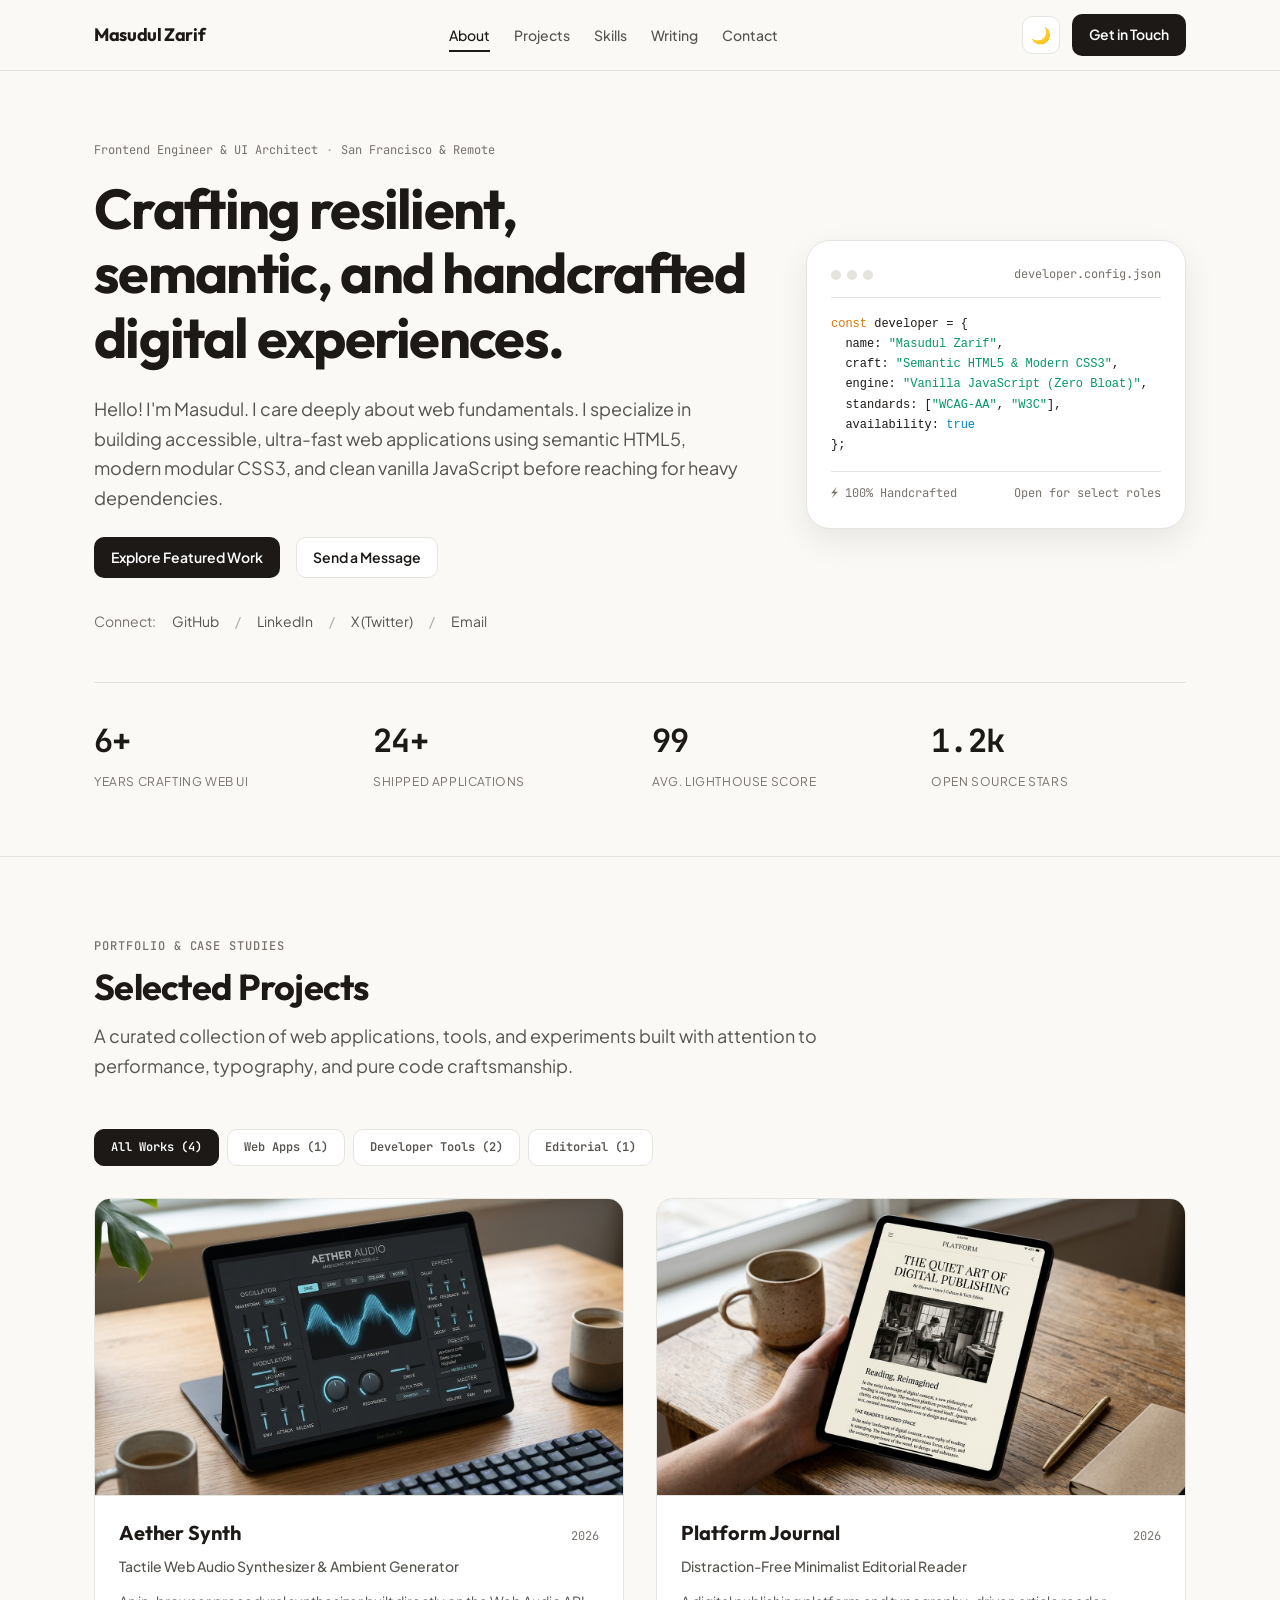
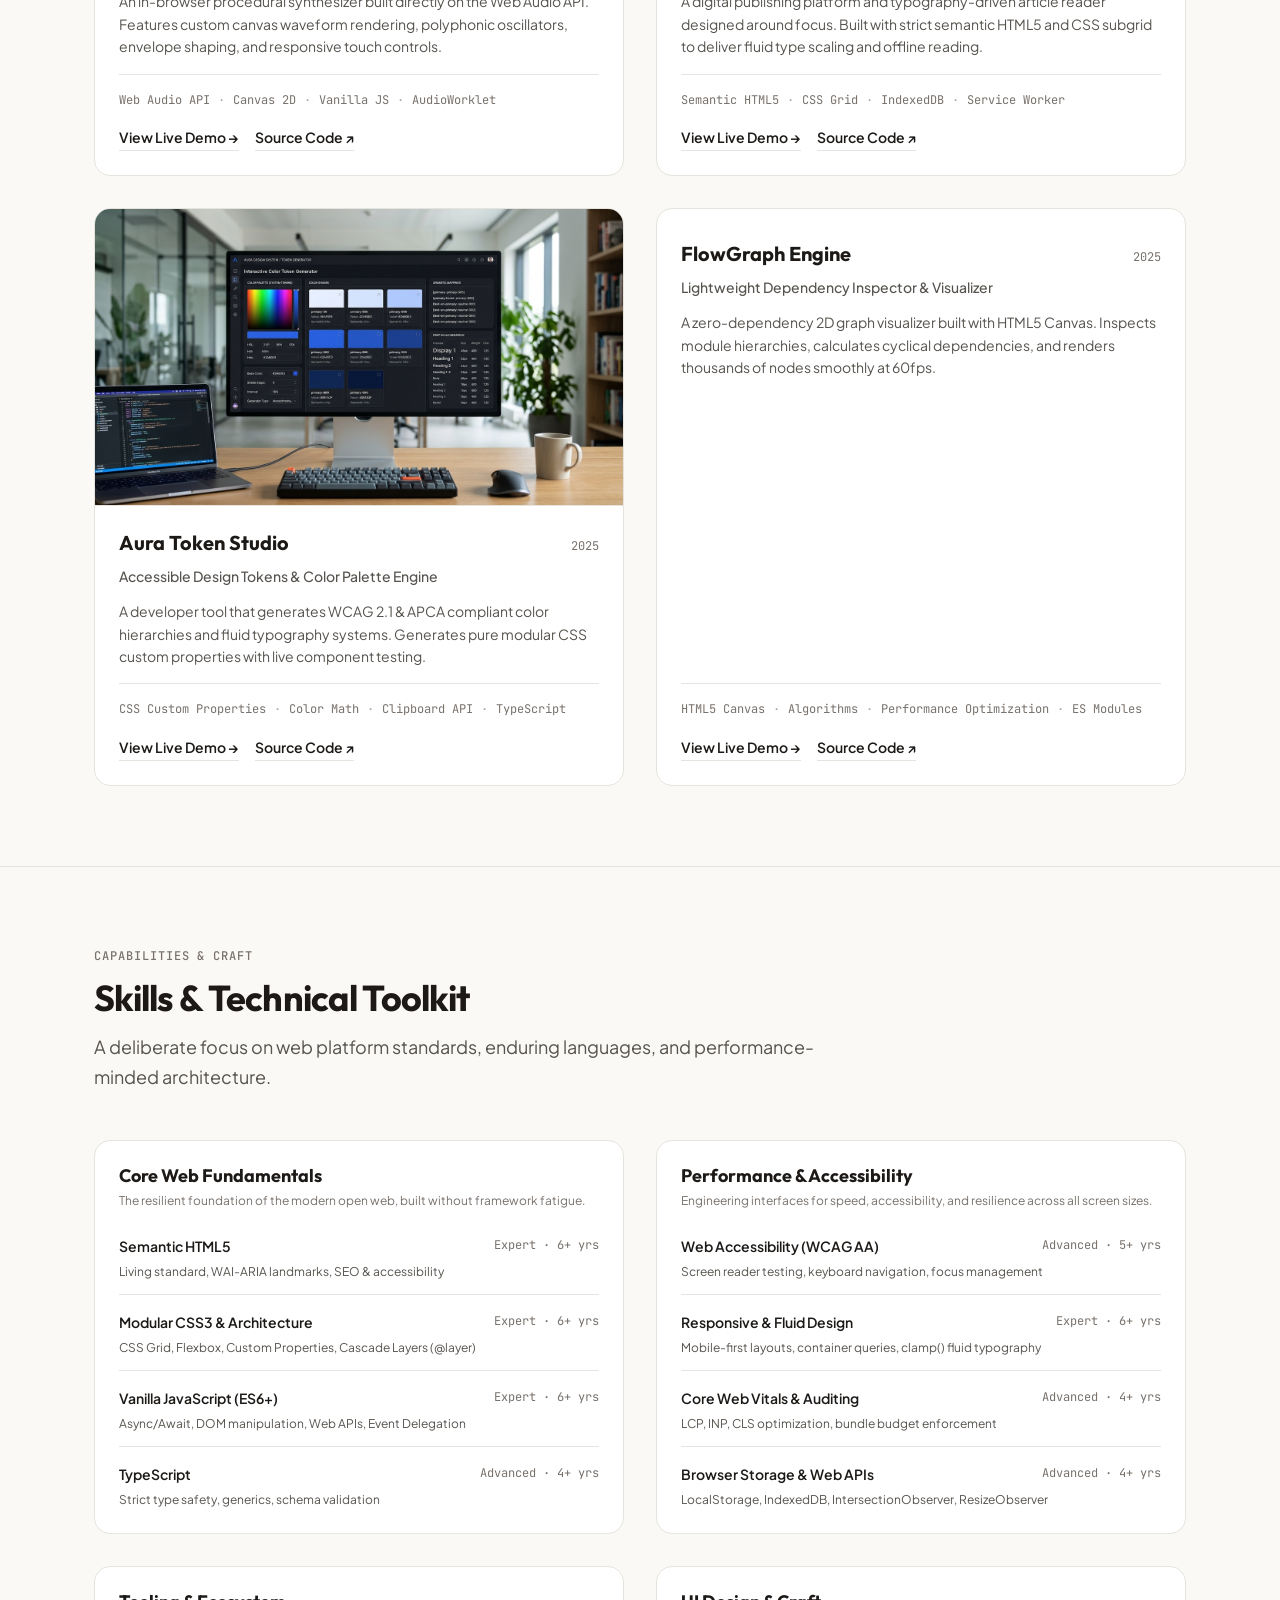
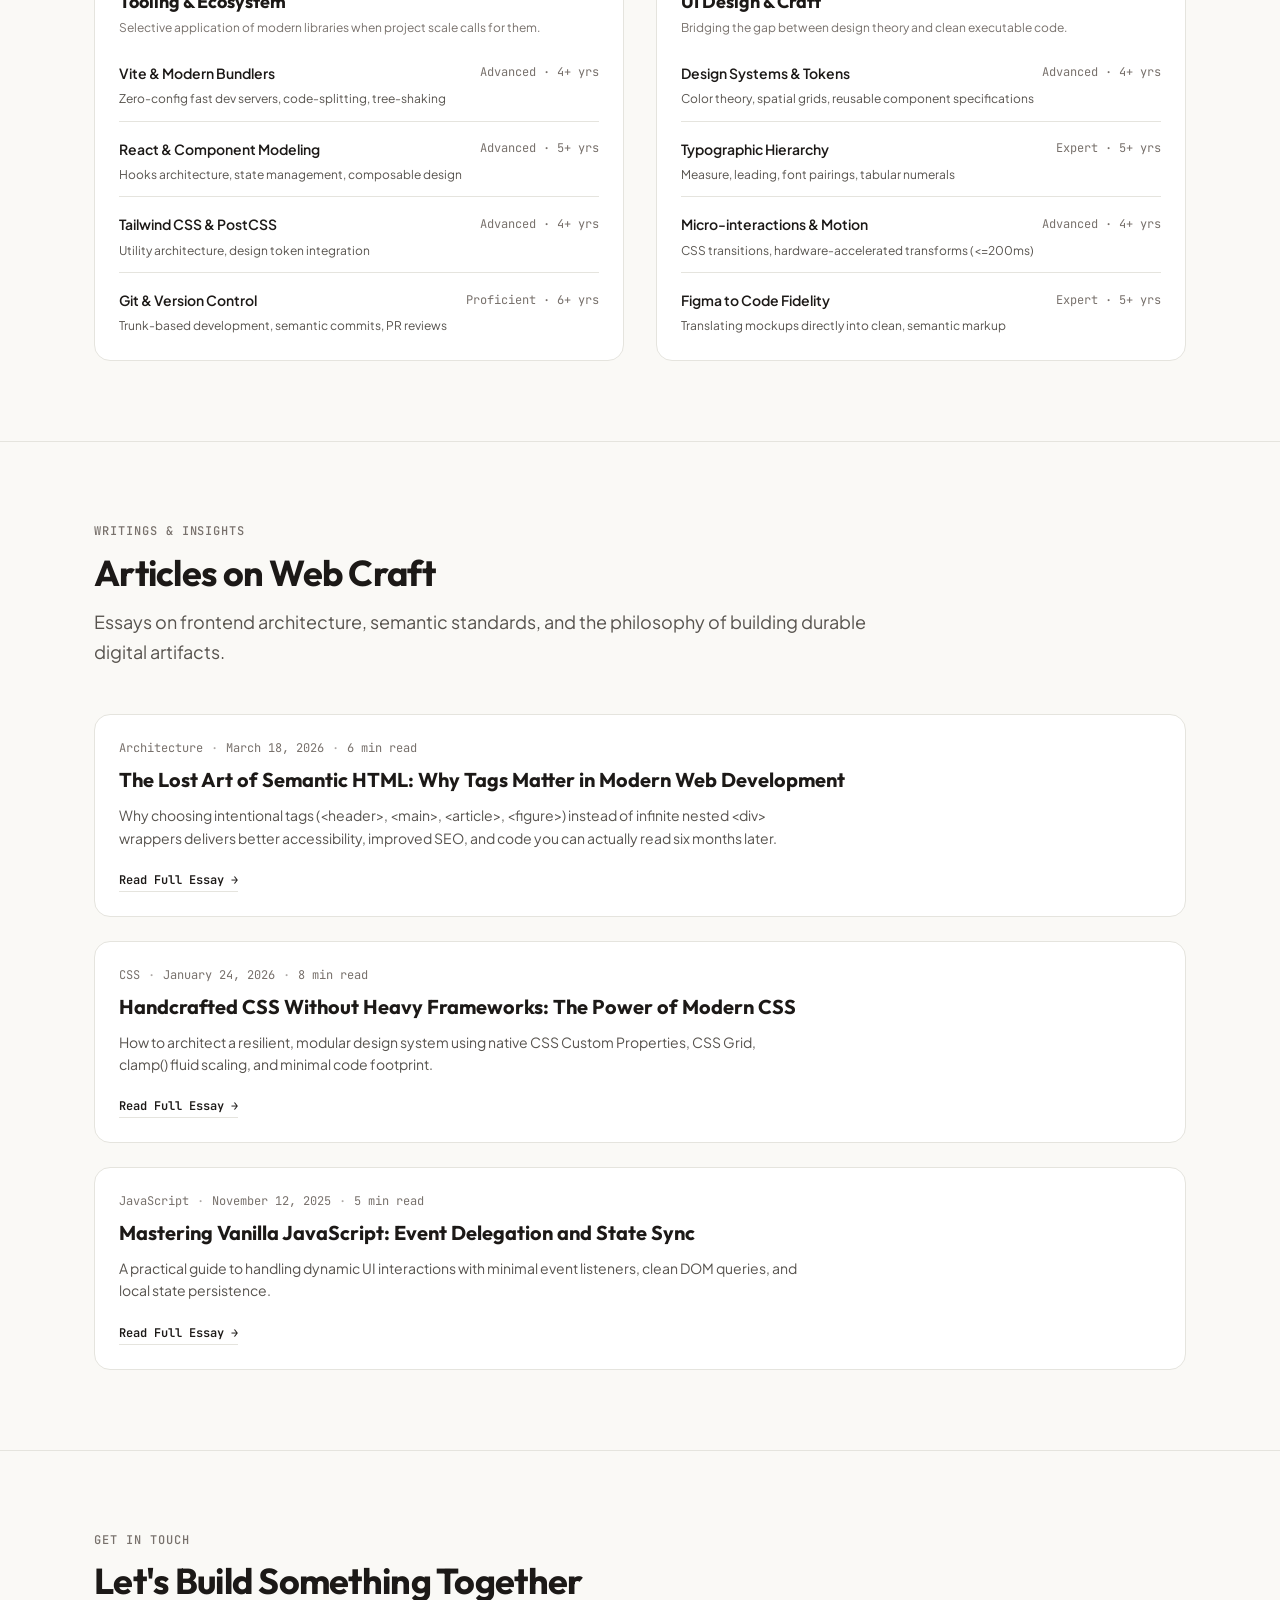
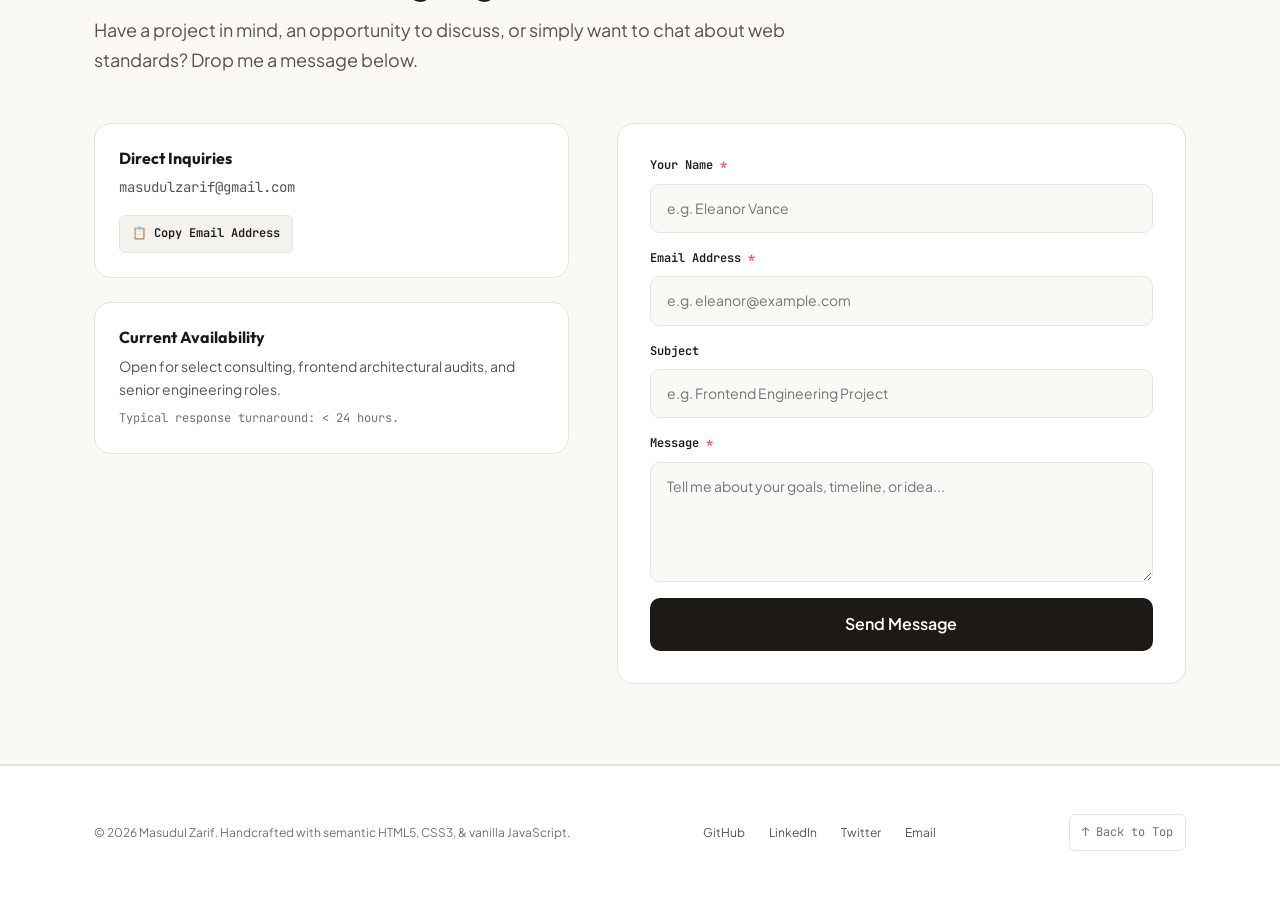
<file: public/vanilla/index.html>
<!DOCTYPE html>
<html lang="en">
<head>
  <!-- ====================================================================
       METADATA & HEAD CONFIGURATION
       ==================================================================== -->
  <meta charset="UTF-8">
  <meta name="viewport" content="width=device-width, initial-scale=1.0">
  <title>Masudul Zarif - Personal Portfolio & UI Architect</title>
  <meta name="description" content="Personal portfolio of Masudul Zarif: Frontend Engineer & UI Architect specializing in semantic HTML5, modern CSS3, and vanilla JavaScript.">

  <!-- Google Fonts: Outfit (Display), Plus Jakarta Sans (Body), JetBrains Mono (Code/Numbers) -->
  <link rel="preconnect" href="https://fonts.googleapis.com">
  <link rel="preconnect" href="https://fonts.gstatic.com" crossorigin>
  <link href="https://fonts.googleapis.com/css2?family=JetBrains+Mono:wght@400;500;600&family=Outfit:wght@500;600;700&family=Plus+Jakarta+Sans:wght@400;500;600&display=swap" rel="stylesheet">

  <!-- Handcrafted Modular Stylesheet -->
  <link rel="stylesheet" href="./style.css">
</head>
<body>

  <!-- ====================================================================
       1. SITE HEADER (3-Zone Top Bar Contract)
       Zone 1: Brand Wordmark (Single element)
       Zone 2: Semantic Navigation Links (Single line, text with underline)
       Zone 3: Actions (Theme Toggle & Primary Action)
       ==================================================================== -->
  <header class="site-header">
    <div class="container header-inner">
      <!-- Zone 1: Single Wordmark Element -->
      <a href="#hero" class="brand-wordmark">Masudul Zarif</a>

      <!-- Zone 2: Navigation Links -->
      <nav aria-label="Primary site navigation">
        <ul class="nav-links">
          <li><a href="#hero" class="nav-link active">About</a></li>
          <li><a href="#projects" class="nav-link">Projects</a></li>
          <li><a href="#skills" class="nav-link">Skills</a></li>
          <li><a href="#writing" class="nav-link">Writing</a></li>
          <li><a href="#contact" class="nav-link">Contact</a></li>
        </ul>
      </nav>

      <!-- Zone 3: Actions -->
      <div class="header-actions">
        <!-- Dark/Light Mode Switcher -->
        <button id="theme-toggle-btn" class="theme-toggle-btn" aria-label="Toggle dark/light mode" title="Toggle theme">
          🌙
        </button>
        <!-- Primary Action -->
        <a href="#contact" class="btn-primary">Get in Touch</a>
        <!-- Mobile Menu Hamburger Button -->
        <button id="mobile-menu-btn" class="mobile-menu-btn" aria-label="Toggle navigation menu" aria-expanded="false">
          ☰
        </button>
      </div>
    </div>

    <!-- Mobile Navigation Drawer (Hidden by default, toggled via JavaScript) -->
    <div id="mobile-nav-drawer" class="mobile-nav-drawer" style="display: none;">
      <a href="#hero" class="nav-link">About</a>
      <a href="#projects" class="nav-link">Projects</a>
      <a href="#skills" class="nav-link">Skills</a>
      <a href="#writing" class="nav-link">Writing</a>
      <a href="#contact" class="nav-link">Contact</a>
    </div>
  </header>

  <!-- ====================================================================
       MAIN CONTENT WRAPPER
       ==================================================================== -->
  <main id="main-content">

    <!-- ==================================================================
         SECTION 1: HERO (Introduction, Bio, Visual, Stats)
         ================================================================== -->
    <section id="hero" class="hero-section" aria-labelledby="hero-title">
      <div class="container">
        <div class="hero-grid">
          <!-- Left Column: Typographic Hierarchy -->
          <div class="hero-copy-col">
            <div class="hero-kicker">
              <span>Frontend Engineer & UI Architect</span>
              <span class="meta-dot">·</span>
              <span>San Francisco & Remote</span>
            </div>
            
            <h1 id="hero-title" class="hero-title">
              Crafting resilient, semantic, and handcrafted digital experiences.
            </h1>

            <p class="hero-bio">
              Hello! I'm Masudul. I care deeply about web fundamentals. I specialize in building accessible, ultra-fast web applications using semantic HTML5, modern modular CSS3, and clean vanilla JavaScript before reaching for heavy dependencies.
            </p>

            <div class="hero-actions">
              <a href="#projects" class="btn-primary">Explore Featured Work</a>
              <a href="#contact" class="btn-secondary">Send a Message</a>
            </div>

            <!-- Social Links -->
            <div class="hero-socials">
              <span>Connect:</span>
              <a href="https://github.com" target="_blank" rel="noopener noreferrer" class="hero-social-link">GitHub</a>
              <span class="meta-dot">/</span>
              <a href="https://linkedin.com" target="_blank" rel="noopener noreferrer" class="hero-social-link">LinkedIn</a>
              <span class="meta-dot">/</span>
              <a href="https://x.com" target="_blank" rel="noopener noreferrer" class="hero-social-link">X (Twitter)</a>
              <span class="meta-dot">/</span>
              <a href="mailto:masudulzarif@gmail.com" class="hero-social-link">Email</a>
            </div>
          </div>

          <!-- Right Column: Architecture & Manifesto Card (No Photo) -->
          <div class="hero-visual-col">
            <div class="hero-code-card">
              <div class="code-card-header">
                <div class="code-dots" aria-hidden="true">
                  <span></span><span></span><span></span>
                </div>
                <span class="code-filename">developer.config.json</span>
              </div>
              <pre class="code-card-body"><code><span class="code-keyword">const</span> developer = {
  name: <span class="code-string">"Masudul Zarif"</span>,
  craft: <span class="code-string">"Semantic HTML5 & Modern CSS3"</span>,
  engine: <span class="code-string">"Vanilla JavaScript (Zero Bloat)"</span>,
  standards: [<span class="code-string">"WCAG-AA"</span>, <span class="code-string">"W3C"</span>],
  availability: <span class="code-boolean">true</span>
};</code></pre>
              <div class="code-card-footer">
                <span>⚡ 100% Handcrafted</span>
                <span>Open for select roles</span>
              </div>
            </div>
          </div>
        </div>

        <!-- Full-Width Stats Strip Below Hero Split -->
        <div class="hero-stats-row">
          <div class="stat-item">
            <span class="stat-value">6+</span>
            <span class="stat-label">Years Crafting Web UI</span>
          </div>
          <div class="stat-item">
            <span class="stat-value">24+</span>
            <span class="stat-label">Shipped Applications</span>
          </div>
          <div class="stat-item">
            <span class="stat-value">99</span>
            <span class="stat-label">Avg. Lighthouse Score</span>
          </div>
          <div class="stat-item">
            <span class="stat-value">1.2k</span>
            <span class="stat-label">Open Source Stars</span>
          </div>
        </div>
      </div>
    </section>

    <!-- ==================================================================
         SECTION 2: FEATURED PROJECTS (Grid Layout with Filters)
         ================================================================== -->
    <section id="projects" class="section" aria-labelledby="projects-title">
      <div class="container">
        <!-- Section Header -->
        <header class="section-header">
          <p class="section-kicker">Portfolio & Case Studies</p>
          <h2 id="projects-title" class="section-title">Selected Projects</h2>
          <p class="section-desc">
            A curated collection of web applications, tools, and experiments built with attention to performance, typography, and pure code craftsmanship.
          </p>
        </header>

        <!-- Category Filter Controls (Interactive Buttons) -->
        <div id="project-filters" class="filter-bar" role="toolbar" aria-label="Filter projects by category">
          <button class="filter-btn active" data-category="all" aria-pressed="true">All Works (4)</button>
          <button class="filter-btn" data-category="web-apps" aria-pressed="false">Web Apps (1)</button>
          <button class="filter-btn" data-category="tools" aria-pressed="false">Developer Tools (2)</button>
          <button class="filter-btn" data-category="editorial" aria-pressed="false">Editorial (1)</button>
        </div>

        <!-- Projects Grid -->
        <div class="projects-grid">
          <!-- Project 1: Aether Synth -->
          <article class="project-card" data-category="web-apps">
            <div class="project-img-wrap">
              <img src="/src/assets/images/project_audio_synth_1792768932768.jpg" alt="Aether Audio synthesizer user interface preview" class="project-img" loading="lazy">
            </div>
            <div class="project-body">
              <div class="project-header-row">
                <h3 class="project-title">Aether Synth</h3>
                <span class="project-year">2026</span>
              </div>
              <p class="project-tagline">Tactile Web Audio Synthesizer & Ambient Generator</p>
              <p class="project-desc">
                An in-browser procedural synthesizer built directly on the Web Audio API. Features custom canvas waveform rendering, polyphonic oscillators, envelope shaping, and responsive touch controls.
              </p>
              <!-- Unboxed Metadata (NO PILLS) -->
              <div class="project-tags-row meta-row">
                <span>Web Audio API</span>
                <span class="meta-dot">·</span>
                <span>Canvas 2D</span>
                <span class="meta-dot">·</span>
                <span>Vanilla JS</span>
                <span class="meta-dot">·</span>
                <span>AudioWorklet</span>
              </div>
              <div class="project-links-row">
                <a href="#demo-synth" class="project-link">View Live Demo →</a>
                <a href="https://github.com" target="_blank" rel="noopener noreferrer" class="project-link">Source Code ↗</a>
              </div>
            </div>
          </article>

          <!-- Project 2: Platform Journal -->
          <article class="project-card" data-category="editorial">
            <div class="project-img-wrap">
              <img src="/src/assets/images/project_editorial_reader_1792768933138.jpg" alt="Platform Journal editorial typography reader on tablet" class="project-img" loading="lazy">
            </div>
            <div class="project-body">
              <div class="project-header-row">
                <h3 class="project-title">Platform Journal</h3>
                <span class="project-year">2026</span>
              </div>
              <p class="project-tagline">Distraction-Free Minimalist Editorial Reader</p>
              <p class="project-desc">
                A digital publishing platform and typography-driven article reader designed around focus. Built with strict semantic HTML5 and CSS subgrid to deliver fluid type scaling and offline reading.
              </p>
              <!-- Unboxed Metadata (NO PILLS) -->
              <div class="project-tags-row meta-row">
                <span>Semantic HTML5</span>
                <span class="meta-dot">·</span>
                <span>CSS Grid</span>
                <span class="meta-dot">·</span>
                <span>IndexedDB</span>
                <span class="meta-dot">·</span>
                <span>Service Worker</span>
              </div>
              <div class="project-links-row">
                <a href="#demo-reader" class="project-link">View Live Demo →</a>
                <a href="https://github.com" target="_blank" rel="noopener noreferrer" class="project-link">Source Code ↗</a>
              </div>
            </div>
          </article>

          <!-- Project 3: Aura Token Studio -->
          <article class="project-card" data-category="tools">
            <div class="project-img-wrap">
              <img src="/src/assets/images/project_design_tokens_1792768933865.jpg" alt="Aura Token Studio color palette generation interface" class="project-img" loading="lazy">
            </div>
            <div class="project-body">
              <div class="project-header-row">
                <h3 class="project-title">Aura Token Studio</h3>
                <span class="project-year">2025</span>
              </div>
              <p class="project-tagline">Accessible Design Tokens & Color Palette Engine</p>
              <p class="project-desc">
                A developer tool that generates WCAG 2.1 & APCA compliant color hierarchies and fluid typography systems. Generates pure modular CSS custom properties with live component testing.
              </p>
              <!-- Unboxed Metadata (NO PILLS) -->
              <div class="project-tags-row meta-row">
                <span>CSS Custom Properties</span>
                <span class="meta-dot">·</span>
                <span>Color Math</span>
                <span class="meta-dot">·</span>
                <span>Clipboard API</span>
                <span class="meta-dot">·</span>
                <span>TypeScript</span>
              </div>
              <div class="project-links-row">
                <a href="#demo-tokens" class="project-link">View Live Demo →</a>
                <a href="https://github.com" target="_blank" rel="noopener noreferrer" class="project-link">Source Code ↗</a>
              </div>
            </div>
          </article>

          <!-- Project 4: FlowGraph Engine -->
          <article class="project-card" data-category="tools">
            <div class="project-body" style="padding-top: var(--space-8);">
              <div class="project-header-row">
                <h3 class="project-title">FlowGraph Engine</h3>
                <span class="project-year">2025</span>
              </div>
              <p class="project-tagline">Lightweight Dependency Inspector & Visualizer</p>
              <p class="project-desc">
                A zero-dependency 2D graph visualizer built with HTML5 Canvas. Inspects module hierarchies, calculates cyclical dependencies, and renders thousands of nodes smoothly at 60fps.
              </p>
              <!-- Unboxed Metadata (NO PILLS) -->
              <div class="project-tags-row meta-row">
                <span>HTML5 Canvas</span>
                <span class="meta-dot">·</span>
                <span>Algorithms</span>
                <span class="meta-dot">·</span>
                <span>Performance Optimization</span>
                <span class="meta-dot">·</span>
                <span>ES Modules</span>
              </div>
              <div class="project-links-row">
                <a href="#demo-graph" class="project-link">View Live Demo →</a>
                <a href="https://github.com" target="_blank" rel="noopener noreferrer" class="project-link">Source Code ↗</a>
              </div>
            </div>
          </article>
        </div>
      </div>
    </section>

    <!-- ==================================================================
         SECTION 3: SKILLS & TOOLS (Categorized Breakdown)
         ================================================================== -->
    <section id="skills" class="section" aria-labelledby="skills-title">
      <div class="container">
        <!-- Section Header -->
        <header class="section-header">
          <p class="section-kicker">Capabilities & Craft</p>
          <h2 id="skills-title" class="section-title">Skills & Technical Toolkit</h2>
          <p class="section-desc">
            A deliberate focus on web platform standards, enduring languages, and performance-minded architecture.
          </p>
        </header>

        <div class="skills-grid">
          <!-- Category 1 -->
          <div class="skill-category-card">
            <h3 class="skill-cat-title">Core Web Fundamentals</h3>
            <p class="skill-cat-desc">The resilient foundation of the modern open web, built without framework fatigue.</p>
            <ul class="skills-list">
              <li class="skill-item">
                <div class="skill-item-header">
                  <span class="skill-name">Semantic HTML5</span>
                  <span class="skill-level-badge">Expert · 6+ yrs</span>
                </div>
                <span class="skill-note">Living standard, WAI-ARIA landmarks, SEO & accessibility</span>
              </li>
              <li class="skill-item">
                <div class="skill-item-header">
                  <span class="skill-name">Modular CSS3 & Architecture</span>
                  <span class="skill-level-badge">Expert · 6+ yrs</span>
                </div>
                <span class="skill-note">CSS Grid, Flexbox, Custom Properties, Cascade Layers (@layer)</span>
              </li>
              <li class="skill-item">
                <div class="skill-item-header">
                  <span class="skill-name">Vanilla JavaScript (ES6+)</span>
                  <span class="skill-level-badge">Expert · 6+ yrs</span>
                </div>
                <span class="skill-note">Async/Await, DOM manipulation, Web APIs, Event Delegation</span>
              </li>
              <li class="skill-item">
                <div class="skill-item-header">
                  <span class="skill-name">TypeScript</span>
                  <span class="skill-level-badge">Advanced · 4+ yrs</span>
                </div>
                <span class="skill-note">Strict type safety, generics, schema validation</span>
              </li>
            </ul>
          </div>

          <!-- Category 2 -->
          <div class="skill-category-card">
            <h3 class="skill-cat-title">Performance & Accessibility</h3>
            <p class="skill-cat-desc">Engineering interfaces for speed, accessibility, and resilience across all screen sizes.</p>
            <ul class="skills-list">
              <li class="skill-item">
                <div class="skill-item-header">
                  <span class="skill-name">Web Accessibility (WCAG AA)</span>
                  <span class="skill-level-badge">Advanced · 5+ yrs</span>
                </div>
                <span class="skill-note">Screen reader testing, keyboard navigation, focus management</span>
              </li>
              <li class="skill-item">
                <div class="skill-item-header">
                  <span class="skill-name">Responsive & Fluid Design</span>
                  <span class="skill-level-badge">Expert · 6+ yrs</span>
                </div>
                <span class="skill-note">Mobile-first layouts, container queries, clamp() fluid typography</span>
              </li>
              <li class="skill-item">
                <div class="skill-item-header">
                  <span class="skill-name">Core Web Vitals & Auditing</span>
                  <span class="skill-level-badge">Advanced · 4+ yrs</span>
                </div>
                <span class="skill-note">LCP, INP, CLS optimization, bundle budget enforcement</span>
              </li>
              <li class="skill-item">
                <div class="skill-item-header">
                  <span class="skill-name">Browser Storage & Web APIs</span>
                  <span class="skill-level-badge">Advanced · 4+ yrs</span>
                </div>
                <span class="skill-note">LocalStorage, IndexedDB, IntersectionObserver, ResizeObserver</span>
              </li>
            </ul>
          </div>

          <!-- Category 3 -->
          <div class="skill-category-card">
            <h3 class="skill-cat-title">Tooling & Ecosystem</h3>
            <p class="skill-cat-desc">Selective application of modern libraries when project scale calls for them.</p>
            <ul class="skills-list">
              <li class="skill-item">
                <div class="skill-item-header">
                  <span class="skill-name">Vite & Modern Bundlers</span>
                  <span class="skill-level-badge">Advanced · 4+ yrs</span>
                </div>
                <span class="skill-note">Zero-config fast dev servers, code-splitting, tree-shaking</span>
              </li>
              <li class="skill-item">
                <div class="skill-item-header">
                  <span class="skill-name">React & Component Modeling</span>
                  <span class="skill-level-badge">Advanced · 5+ yrs</span>
                </div>
                <span class="skill-note">Hooks architecture, state management, composable design</span>
              </li>
              <li class="skill-item">
                <div class="skill-item-header">
                  <span class="skill-name">Tailwind CSS & PostCSS</span>
                  <span class="skill-level-badge">Advanced · 4+ yrs</span>
                </div>
                <span class="skill-note">Utility architecture, design token integration</span>
              </li>
              <li class="skill-item">
                <div class="skill-item-header">
                  <span class="skill-name">Git & Version Control</span>
                  <span class="skill-level-badge">Proficient · 6+ yrs</span>
                </div>
                <span class="skill-note">Trunk-based development, semantic commits, PR reviews</span>
              </li>
            </ul>
          </div>

          <!-- Category 4 -->
          <div class="skill-category-card">
            <h3 class="skill-cat-title">UI Design & Craft</h3>
            <p class="skill-cat-desc">Bridging the gap between design theory and clean executable code.</p>
            <ul class="skills-list">
              <li class="skill-item">
                <div class="skill-item-header">
                  <span class="skill-name">Design Systems & Tokens</span>
                  <span class="skill-level-badge">Advanced · 4+ yrs</span>
                </div>
                <span class="skill-note">Color theory, spatial grids, reusable component specifications</span>
              </li>
              <li class="skill-item">
                <div class="skill-item-header">
                  <span class="skill-name">Typographic Hierarchy</span>
                  <span class="skill-level-badge">Expert · 5+ yrs</span>
                </div>
                <span class="skill-note">Measure, leading, font pairings, tabular numerals</span>
              </li>
              <li class="skill-item">
                <div class="skill-item-header">
                  <span class="skill-name">Micro-interactions & Motion</span>
                  <span class="skill-level-badge">Advanced · 4+ yrs</span>
                </div>
                <span class="skill-note">CSS transitions, hardware-accelerated transforms (<=200ms)</span>
              </li>
              <li class="skill-item">
                <div class="skill-item-header">
                  <span class="skill-name">Figma to Code Fidelity</span>
                  <span class="skill-level-badge">Expert · 5+ yrs</span>
                </div>
                <span class="skill-note">Translating mockups directly into clean, semantic markup</span>
              </li>
            </ul>
          </div>
        </div>
      </div>
    </section>

    <!-- ==================================================================
         SECTION 4: WRITING & ARTICLES (Editorial List)
         ================================================================== -->
    <section id="writing" class="section" aria-labelledby="writing-title">
      <div class="container">
        <!-- Section Header -->
        <header class="section-header">
          <p class="section-kicker">Writings & Insights</p>
          <h2 id="writing-title" class="section-title">Articles on Web Craft</h2>
          <p class="section-desc">
            Essays on frontend architecture, semantic standards, and the philosophy of building durable digital artifacts.
          </p>
        </header>

        <div class="articles-list">
          <!-- Article 1 -->
          <article class="article-entry" data-category="Architecture" data-date="March 18, 2026" data-readtime="6 min read">
            <div class="meta-row">
              <span>Architecture</span>
              <span class="meta-dot">·</span>
              <span>March 18, 2026</span>
              <span class="meta-dot">·</span>
              <span>6 min read</span>
            </div>
            <h3 class="article-title">The Lost Art of Semantic HTML: Why Tags Matter in Modern Web Development</h3>
            <p class="article-summary">
              Why choosing intentional tags (&lt;header&gt;, &lt;main&gt;, &lt;article&gt;, &lt;figure&gt;) instead of infinite nested &lt;div&gt; wrappers delivers better accessibility, improved SEO, and code you can actually read six months later.
            </p>
            <button class="article-read-btn" data-read-article>Read Full Essay →</button>
            <!-- Hidden full content for modal -->
            <div class="article-full-content" style="display: none;">
              <p>Over the last decade, our industry made remarkable strides in tooling, compilation pipelines, and reactive state systems. Yet, somewhere along the way, we started treating HTML as an afterthought—an indiscriminate nest of anonymous div and span elements.</p>
              <p>Semantic HTML is not merely an academic preference; it is the fundamental contract between your content and the browser. When you use an &lt;article&gt; tag, you are telling assistive technologies, search crawlers, and read-it-later utilities: 'This content represents an independent, self-contained piece of information.'</p>
              <p>Consider document outline landmarks. A screen reader user navigating with landmark shortcuts expects to hop directly between &lt;header&gt;, &lt;nav&gt;, &lt;main&gt;, and &lt;footer&gt;. When everything is a div, that user is forced into tedious linear scanning. By leaning into native elements, you get keyboard accessibility, semantic outlines, and touch affordances for free.</p>
              <p>Next time you reach for another wrapper element, pause and ask: What is this content fundamentally doing? If it's navigation, make it a &lt;nav&gt;. If it's a quote with attribution, use &lt;blockquote&gt; and &lt;cite&gt;. If it's a contact form, use &lt;form&gt; with explicit &lt;label&gt; associations. Your users—and your future self—will thank you.</p>
            </div>
          </article>

          <!-- Article 2 -->
          <article class="article-entry" data-category="CSS" data-date="January 24, 2026" data-readtime="8 min read">
            <div class="meta-row">
              <span>CSS</span>
              <span class="meta-dot">·</span>
              <span>January 24, 2026</span>
              <span class="meta-dot">·</span>
              <span>8 min read</span>
            </div>
            <h3 class="article-title">Handcrafted CSS Without Heavy Frameworks: The Power of Modern CSS</h3>
            <p class="article-summary">
              How to architect a resilient, modular design system using native CSS Custom Properties, CSS Grid, clamp() fluid scaling, and minimal code footprint.
            </p>
            <button class="article-read-btn" data-read-article>Read Full Essay →</button>
            <div class="article-full-content" style="display: none;">
              <p>For years, developers relied on heavy CSS frameworks because browsers were inconsistent and missing essential layout primitives. In 2026, the modern web platform is extraordinarily capable on its own.</p>
              <p>With CSS Custom Properties (variables), you can define a complete design token system directly in your stylesheet. Dark mode, spacing scales, and typographical rhythm can be updated in a single declaration without re-downloading kilobytes of utility classes.</p>
              <p>Fluid typography with clamp() allows your headings to smoothly scale between mobile viewports and ultra-wide desktop monitors without a single media query breakpoint. Pair that with CSS Grid auto-fit and minmax(), and your project galleries reflow naturally with zero layout shift.</p>
              <p>When you handcraft your CSS, you maintain total ownership over every byte shipped over the wire. You avoid the generic 'cookie-cutter' look, and the resulting stylesheet is simple enough for any junior developer to understand at a glance.</p>
            </div>
          </article>

          <!-- Article 3 -->
          <article class="article-entry" data-category="JavaScript" data-date="November 12, 2025" data-readtime="5 min read">
            <div class="meta-row">
              <span>JavaScript</span>
              <span class="meta-dot">·</span>
              <span>November 12, 2025</span>
              <span class="meta-dot">·</span>
              <span>5 min read</span>
            </div>
            <h3 class="article-title">Mastering Vanilla JavaScript: Event Delegation and State Sync</h3>
            <p class="article-summary">
              A practical guide to handling dynamic UI interactions with minimal event listeners, clean DOM queries, and local state persistence.
            </p>
            <button class="article-read-btn" data-read-article>Read Full Essay →</button>
            <div class="article-full-content" style="display: none;">
              <p>Before importing megabytes of runtime libraries for a personal site or interactive document, consider what native JavaScript offers out of the box.</p>
              <p>Event delegation is one of the most elegant patterns in web engineering. Rather than attaching individual 'click' listeners to twenty project filter buttons or article cards, you attach a single listener to their parent container and evaluate event.target.closest('[data-action]').</p>
              <p>This approach drastically reduces memory consumption, prevents memory leaks when items are dynamically added or removed, and keeps your codebase delightfully lean.</p>
              <p>When combined with data-* attributes and simple state dispatchers, vanilla JavaScript allows you to build fast, responsive, and durable interfaces that load in milliseconds and never break when a framework updates its major version.</p>
            </div>
          </article>
        </div>
      </div>
    </section>

    <!-- ==================================================================
         SECTION 5: CONTACT SECTION (Clean Semantic Form)
         ================================================================== -->
    <section id="contact" class="section" aria-labelledby="contact-title">
      <div class="container">
        <!-- Section Header -->
        <header class="section-header">
          <p class="section-kicker">Get in Touch</p>
          <h2 id="contact-title" class="section-title">Let's Build Something Together</h2>
          <p class="section-desc">
            Have a project in mind, an opportunity to discuss, or simply want to chat about web standards? Drop me a message below.
          </p>
        </header>

        <div class="contact-grid">
          <!-- Left Column: Direct Info & Quick Copy -->
          <div class="contact-info-col">
            <div class="contact-direct-card">
              <h3 class="contact-direct-title">Direct Inquiries</h3>
              <p class="contact-email-text">masudulzarif@gmail.com</p>
              <button id="copy-email-btn" class="copy-email-btn" data-email="masudulzarif@gmail.com">
                📋 Copy Email Address
              </button>
            </div>

            <div class="contact-direct-card">
              <h3 class="contact-direct-title">Current Availability</h3>
              <p style="font-size: var(--text-sm); color: var(--text-secondary); margin-bottom: var(--space-2);">
                Open for select consulting, frontend architectural audits, and senior engineering roles.
              </p>
              <p style="font-size: var(--text-xs); color: var(--text-muted); font-family: var(--font-mono);">
                Typical response turnaround: &lt; 24 hours.
              </p>
            </div>
          </div>

          <!-- Right Column: Semantic HTML5 Form -->
          <div class="contact-form-col">
            <form id="contact-form" class="contact-form" novalidate>
              <!-- Live Feedback Message Area -->
              <div id="form-feedback" class="form-feedback" role="alert" aria-live="polite"></div>

              <div class="form-group">
                <label for="contact-name" class="form-label">Your Name <span style="color:#ef4444;">*</span></label>
                <input type="text" id="contact-name" name="name" class="form-input" placeholder="e.g. Eleanor Vance" required autocomplete="name">
              </div>

              <div class="form-group">
                <label for="contact-email" class="form-label">Email Address <span style="color:#ef4444;">*</span></label>
                <input type="email" id="contact-email" name="email" class="form-input" placeholder="e.g. eleanor@example.com" required autocomplete="email">
              </div>

              <div class="form-group">
                <label for="contact-subject" class="form-label">Subject</label>
                <input type="text" id="contact-subject" name="subject" class="form-input" placeholder="e.g. Frontend Engineering Project" autocomplete="off">
              </div>

              <div class="form-group">
                <label for="contact-message" class="form-label">Message <span style="color:#ef4444;">*</span></label>
                <textarea id="contact-message" name="message" class="form-textarea" placeholder="Tell me about your goals, timeline, or idea..." required></textarea>
              </div>

              <button type="submit" class="btn-primary" style="padding: var(--space-3) var(--space-6); font-size: var(--text-base);">
                Send Message
              </button>
            </form>
          </div>
        </div>
      </div>
    </section>

  </main>

  <!-- ====================================================================
       SITE FOOTER
       ==================================================================== -->
  <footer class="site-footer">
    <div class="container footer-inner">
      <div class="footer-copy">
        <p>© 2026 Masudul Zarif. Handcrafted with semantic HTML5, CSS3, & vanilla JavaScript.</p>
      </div>

      <ul class="footer-links">
        <li><a href="https://github.com" target="_blank" rel="noopener noreferrer" class="footer-link">GitHub</a></li>
        <li><a href="https://linkedin.com" target="_blank" rel="noopener noreferrer" class="footer-link">LinkedIn</a></li>
        <li><a href="https://x.com" target="_blank" rel="noopener noreferrer" class="footer-link">Twitter</a></li>
        <li><a href="mailto:masudulzarif@gmail.com" class="footer-link">Email</a></li>
      </ul>

      <button id="back-to-top-btn" class="back-to-top-btn" aria-label="Back to top of page">
        ↑ Back to Top
      </button>
    </div>
  </footer>

  <!-- ====================================================================
       ARTICLE READING LIGHTBOX MODAL
       ==================================================================== -->
  <div id="article-modal" class="modal-overlay" aria-hidden="true" role="dialog" aria-modal="true" aria-labelledby="modal-article-title">
    <div class="modal-dialog">
      <button id="modal-close-btn" class="modal-close-btn" aria-label="Close article modal">✕</button>
      <div id="modal-article-meta" class="meta-row" style="margin-bottom: var(--space-3);"></div>
      <h2 id="modal-article-title" style="font-size: var(--text-2xl); font-weight: 700; margin-bottom: var(--space-6); text-wrap: balance;"></h2>
      <div id="modal-article-body" style="font-size: var(--text-base); color: var(--text-secondary); line-height: 1.7; display: flex; flex-direction: column; gap: var(--space-4);"></div>
    </div>
  </div>

  <!-- Vanilla JavaScript -->
  <script src="./script.js"></script>
</body>
</html>
</file>
<file: public/vanilla/style.css>
/* ==========================================================================
   HANDCRAFTED MODULAR PORTFOLIO STYLES (style.css)
   A clean, responsive stylesheet without heavy frameworks.
   Organized in logical modules:
   1. Design Tokens & CSS Custom Properties (:root)
   2. CSS Reset & Typography
   3. Layout Primitives (Containers, Grid, Flex)
   4. Header & Navigation Bar
   5. Hero Section
   6. Featured Projects Grid
   7. Skills & Tools
   8. Articles & Writing
   9. Contact Form & Feedback
   10. Footer & Back-to-Top
   11. Modal Lightbox
   12. Responsive Media Queries
   ========================================================================== */

/* --------------------------------------------------------------------------
   1. DESIGN TOKENS & CSS VARIABLES
   -------------------------------------------------------------------------- */
:root {
  /* Color Palette - Light Mode */
  --bg-primary: #faf9f6;        /* Warm alabaster canvas */
  --bg-surface: #ffffff;        /* Pure white card surface */
  --bg-subtle: #f3f2ee;         /* Soft neutral accent surface */
  --border-subtle: #e5e4de;     /* Hairline border */
  --border-focus: #1c1917;      /* High contrast focus ring */
  
  --text-primary: #1c1917;      /* Deep warm slate text (contrast 15:1) */
  --text-secondary: #57534e;    /* Balanced secondary reading text */
  --text-muted: #78716c;        /* Subtle metadata label text */
  
  /* Accent Colors (Used sparingly - 10% budget) */
  --accent-primary: #1c1917;    /* Ink black primary action */
  --accent-hover: #44403c;
  --accent-text: #ffffff;
  --accent-subtle: #e7e5e4;
  --accent-badge: #0284c7;      /* Clean functional blue accent */
  --accent-success: #15803d;    /* Friendly confirmation green */

  /* Typography Scales */
  --font-display: "Outfit", -apple-system, BlinkMacSystemFont, "Segoe UI", Roboto, sans-serif;
  --font-body: "Plus Jakarta Sans", -apple-system, BlinkMacSystemFont, "Segoe UI", Roboto, sans-serif;
  --font-mono: "JetBrains Mono", ui-monospace, SFMono-Regular, Menlo, monospace;

  --text-xs: 0.75rem;    /* 12px */
  --text-sm: 0.875rem;   /* 14px */
  --text-base: 1rem;     /* 16px */
  --text-lg: 1.125rem;   /* 18px */
  --text-xl: 1.25rem;    /* 20px */
  --text-2xl: 1.5rem;    /* 24px */
  --text-3xl: 2rem;      /* 32px */
  --text-4xl: 2.5rem;    /* 40px */
  --text-5xl: 3.25rem;   /* 52px fluid clamp */

  /* Spacing Math */
  --space-1: 0.25rem;  /* 4px */
  --space-2: 0.5rem;   /* 8px */
  --space-3: 0.75rem;  /* 12px */
  --space-4: 1rem;     /* 16px */
  --space-6: 1.5rem;   /* 24px */
  --space-8: 2rem;     /* 32px */
  --space-12: 3rem;    /* 48px */
  --space-16: 4rem;    /* 64px */
  --space-20: 5rem;    /* 80px */

  /* Nested Radii (r_inner = r_outer - padding) */
  --radius-sm: 6px;
  --radius-md: 10px;
  --radius-lg: 16px;
  --radius-xl: 24px;

  /* Shadows (Single elevation depth) */
  --shadow-sm: 0 1px 3px rgba(0, 0, 0, 0.05);
  --shadow-md: 0 4px 12px rgba(0, 0, 0, 0.06);
  --shadow-lg: 0 12px 32px rgba(0, 0, 0, 0.08);

  /* Transitions (Settle <= 200ms) */
  --transition-fast: 150ms cubic-bezier(0.16, 1, 0.3, 1);
  --transition-normal: 220ms cubic-bezier(0.16, 1, 0.3, 1);

  --container-max: 1140px;
}

/* Dark Theme Overrides */
[data-theme="dark"] {
  --bg-primary: #0c0a09;        /* Deep obsidian canvas */
  --bg-surface: #171513;        /* Dark slate card surface */
  --bg-subtle: #201d1a;
  --border-subtle: #292524;
  --border-focus: #f5f5f4;
  
  --text-primary: #f5f5f4;      /* Crisp light text */
  --text-secondary: #a8a29e;
  --text-muted: #78716c;

  --accent-primary: #f5f5f4;
  --accent-hover: #e7e5e4;
  --accent-text: #0c0a09;
  --accent-subtle: #292524;
  --accent-badge: #38bdf8;
  --accent-success: #22c55e;

  --shadow-sm: 0 1px 3px rgba(0, 0, 0, 0.4);
  --shadow-md: 0 4px 14px rgba(0, 0, 0, 0.5);
  --shadow-lg: 0 12px 32px rgba(0, 0, 0, 0.6);
}

/* --------------------------------------------------------------------------
   2. CSS RESET & TYPOGRAPHY
   -------------------------------------------------------------------------- */
*, *::before, *::after {
  box-sizing: border-box;
  margin: 0;
  padding: 0;
}

html {
  font-size: 16px;
  scroll-behavior: smooth;
  -webkit-font-smoothing: antialiased;
  -moz-osx-font-smoothing: grayscale;
}

body {
  font-family: var(--font-body);
  font-size: var(--text-base);
  line-height: 1.65;
  color: var(--text-primary);
  background-color: var(--bg-primary);
  transition: background-color var(--transition-normal), color var(--transition-normal);
  overflow-x: hidden;
}

h1, h2, h3, h4, h5, h6 {
  font-family: var(--font-display);
  font-weight: 600;
  line-height: 1.25;
  color: var(--text-primary);
  text-wrap: balance; /* Prevents orphan words */
}

p {
  margin-bottom: var(--space-4);
  max-width: 68ch; /* Ideal reading line-length */
}

p:last-child {
  margin-bottom: 0;
}

a {
  color: inherit;
  text-decoration: none;
  transition: color var(--transition-fast);
}

img {
  display: block;
  max-width: 100%;
  height: auto;
}

button, input, textarea, select {
  font: inherit;
  color: inherit;
}

/* Accessible focus ring */
:focus-visible {
  outline: 2px solid var(--border-focus);
  outline-offset: 3px;
  border-radius: var(--radius-sm);
}

/* --------------------------------------------------------------------------
   3. LAYOUT PRIMITIVES
   -------------------------------------------------------------------------- */
.container {
  width: 100%;
  max-width: var(--container-max);
  margin-left: auto;
  margin-right: auto;
  padding-left: var(--space-6);
  padding-right: var(--space-6);
}

.section {
  padding-top: var(--space-20);
  padding-bottom: var(--space-20);
  border-bottom: 1px solid var(--border-subtle);
}

.section-header {
  margin-bottom: var(--space-12);
}

.section-kicker {
  font-size: var(--text-xs);
  font-family: var(--font-mono);
  font-weight: 500;
  text-transform: uppercase;
  letter-spacing: 0.08em;
  color: var(--text-muted);
  margin-bottom: var(--space-2);
}

.section-title {
  font-size: clamp(1.75rem, 3vw, 2.25rem);
  font-weight: 700;
  letter-spacing: -0.02em;
  margin-bottom: var(--space-3);
}

.section-desc {
  font-size: var(--text-lg);
  color: var(--text-secondary);
  max-width: 60ch;
}

/* Unboxed metadata separator standard */
.meta-row {
  display: flex;
  align-items: center;
  flex-wrap: wrap;
  gap: var(--space-2);
  font-size: var(--text-xs);
  color: var(--text-muted);
  font-family: var(--font-mono);
}

.meta-dot {
  opacity: 0.6;
}

/* --------------------------------------------------------------------------
   4. HEADER & TOP BAR CONTRACT (3-zone: Brand, Nav links, Action)
   -------------------------------------------------------------------------- */
.site-header {
  position: sticky;
  top: 0;
  z-index: 50;
  background-color: var(--bg-primary);
  border-bottom: 1px solid var(--border-subtle);
  backdrop-filter: blur(8px);
}

.header-inner {
  display: flex;
  align-items: center;
  justify-content: space-between;
  gap: var(--space-8);
  height: 70px;
}

/* Zone 1: Single-element brand wordmark */
.brand-wordmark {
  font-family: var(--font-display);
  font-size: var(--text-lg);
  font-weight: 700;
  letter-spacing: -0.02em;
  color: var(--text-primary);
  white-space: nowrap;
  flex-shrink: 0;
}

/* Zone 2: Navigation Links (Single-line, clean text with subtle underline) */
.nav-links {
  display: flex;
  align-items: center;
  gap: var(--space-6);
  list-style: none;
}

.nav-link {
  font-size: var(--text-sm);
  font-weight: 500;
  color: var(--text-secondary);
  white-space: nowrap;
  position: relative;
  padding: var(--space-2) 0;
}

.nav-link:hover,
.nav-link.active {
  color: var(--text-primary);
}

.nav-link::after {
  content: "";
  position: absolute;
  bottom: 0;
  left: 0;
  width: 0;
  height: 2px;
  background-color: var(--accent-primary);
  transition: width var(--transition-fast);
}

.nav-link:hover::after,
.nav-link.active::after {
  width: 100%;
}

/* Zone 3: Primary Action & Controls */
.header-actions {
  display: flex;
  align-items: center;
  gap: var(--space-3);
  flex-shrink: 0;
}

.theme-toggle-btn {
  display: inline-flex;
  align-items: center;
  justify-content: center;
  width: 38px;
  height: 38px;
  border-radius: var(--radius-md);
  border: 1px solid var(--border-subtle);
  background: var(--bg-surface);
  color: var(--text-secondary);
  cursor: pointer;
  transition: all var(--transition-fast);
}

.theme-toggle-btn:hover {
  background: var(--bg-subtle);
  color: var(--text-primary);
}

.btn-primary {
  display: inline-flex;
  align-items: center;
  justify-content: center;
  gap: var(--space-2);
  padding: var(--space-2) var(--space-4);
  font-size: var(--text-sm);
  font-weight: 600;
  color: var(--accent-text);
  background-color: var(--accent-primary);
  border: 1px solid transparent;
  border-radius: var(--radius-md);
  cursor: pointer;
  white-space: nowrap;
  flex-shrink: 0;
  transition: background-color var(--transition-fast), transform var(--transition-fast);
}

.btn-primary:hover {
  background-color: var(--accent-hover);
  transform: translateY(-1px);
}

.btn-secondary {
  display: inline-flex;
  align-items: center;
  justify-content: center;
  gap: var(--space-2);
  padding: var(--space-2) var(--space-4);
  font-size: var(--text-sm);
  font-weight: 600;
  color: var(--text-primary);
  background-color: var(--bg-surface);
  border: 1px solid var(--border-subtle);
  border-radius: var(--radius-md);
  cursor: pointer;
  white-space: nowrap;
  transition: all var(--transition-fast);
}

.btn-secondary:hover {
  background-color: var(--bg-subtle);
  border-color: var(--text-muted);
}

/* Mobile Hamburger Toggle */
.mobile-menu-btn {
  display: none;
  background: transparent;
  border: 1px solid var(--border-subtle);
  padding: var(--space-2);
  border-radius: var(--radius-sm);
  cursor: pointer;
  color: var(--text-primary);
}

/* --------------------------------------------------------------------------
   5. HERO SECTION
   -------------------------------------------------------------------------- */
.hero-section {
  padding-top: var(--space-16);
  padding-bottom: var(--space-16);
  border-bottom: 1px solid var(--border-subtle);
}

.hero-grid {
  display: grid;
  grid-template-columns: 1.25fr 0.75fr;
  align-items: center;
  gap: var(--space-12);
}

.hero-kicker {
  display: inline-flex;
  align-items: center;
  gap: var(--space-2);
  font-size: var(--text-xs);
  font-family: var(--font-mono);
  color: var(--text-muted);
  margin-bottom: var(--space-4);
}

.hero-title {
  font-size: clamp(2.25rem, 4.5vw, 3.5rem);
  font-weight: 700;
  letter-spacing: -0.03em;
  line-height: 1.15;
  margin-bottom: var(--space-6);
}

.hero-bio {
  font-size: var(--text-lg);
  color: var(--text-secondary);
  line-height: 1.65;
  margin-bottom: var(--space-6);
}

.hero-actions {
  display: flex;
  align-items: center;
  gap: var(--space-4);
  flex-wrap: wrap;
  margin-bottom: var(--space-8);
}

.hero-socials {
  display: flex;
  align-items: center;
  gap: var(--space-4);
  font-size: var(--text-sm);
  color: var(--text-muted);
}

.hero-social-link {
  color: var(--text-secondary);
  border-bottom: 1px solid transparent;
}

.hero-social-link:hover {
  color: var(--text-primary);
  border-bottom-color: var(--text-primary);
}

/* Hero Code & Architecture Blueprint Card (No Photo) */
.hero-code-card {
  position: relative;
  width: 100%;
  max-width: 380px;
  margin-left: auto;
  background-color: var(--bg-surface);
  border: 1px solid var(--border-subtle);
  border-radius: var(--radius-xl);
  padding: var(--space-6);
  box-shadow: var(--shadow-lg);
  display: flex;
  flex-direction: column;
  gap: var(--space-4);
}

.code-card-header {
  display: flex;
  align-items: center;
  justify-content: space-between;
  border-bottom: 1px solid var(--border-subtle);
  padding-bottom: var(--space-3);
}

.code-dots {
  display: flex;
  align-items: center;
  gap: 6px;
}

.code-dots span {
  width: 10px;
  height: 10px;
  border-radius: 50%;
  background-color: var(--border-subtle);
}

.code-filename {
  font-family: var(--font-mono);
  font-size: var(--text-xs);
  color: var(--text-muted);
}

.code-card-body {
  font-family: var(--font-mono);
  font-size: var(--text-xs);
  line-height: 1.6;
  color: var(--text-primary);
  margin: 0;
  white-space: pre-wrap;
}

.code-keyword {
  color: #d97706;
}

.code-string {
  color: #059669;
}

.code-boolean {
  color: #0284c7;
}

.code-card-footer {
  display: flex;
  align-items: center;
  justify-content: space-between;
  border-top: 1px solid var(--border-subtle);
  padding-top: var(--space-3);
  font-family: var(--font-mono);
  font-size: var(--text-xs);
  color: var(--text-muted);
}

/* Full-width Stats Strip Below Hero */
.hero-stats-row {
  margin-top: var(--space-12);
  padding-top: var(--space-8);
  border-top: 1px solid var(--border-subtle);
  display: grid;
  grid-template-columns: repeat(4, 1fr);
  gap: var(--space-6);
}

.stat-item {
  display: flex;
  flex-direction: column;
}

.stat-value {
  font-family: var(--font-mono);
  font-size: var(--text-3xl);
  font-weight: 700;
  color: var(--text-primary);
  letter-spacing: -0.02em;
  font-variant-numeric: tabular-nums;
}

.stat-label {
  font-size: var(--text-xs);
  color: var(--text-muted);
  text-transform: uppercase;
  letter-spacing: 0.05em;
  margin-top: var(--space-1);
}

/* --------------------------------------------------------------------------
   6. FEATURED PROJECTS SECTION
   -------------------------------------------------------------------------- */
.filter-bar {
  display: flex;
  align-items: center;
  gap: var(--space-2);
  margin-bottom: var(--space-8);
  flex-wrap: wrap;
}

.filter-btn {
  padding: var(--space-2) var(--space-4);
  font-size: var(--text-xs);
  font-weight: 600;
  font-family: var(--font-mono);
  border: 1px solid var(--border-subtle);
  background-color: var(--bg-surface);
  color: var(--text-secondary);
  border-radius: var(--radius-md);
  cursor: pointer;
  white-space: nowrap;
  transition: all var(--transition-fast);
}

.filter-btn:hover {
  background-color: var(--bg-subtle);
  color: var(--text-primary);
}

.filter-btn.active {
  background-color: var(--accent-primary);
  color: var(--accent-text);
  border-color: var(--accent-primary);
}

.projects-grid {
  display: grid;
  grid-template-columns: repeat(2, 1fr);
  gap: var(--space-8);
}

.project-card {
  background-color: var(--bg-surface);
  border: 1px solid var(--border-subtle);
  border-radius: var(--radius-lg);
  overflow: hidden;
  transition: transform var(--transition-fast), box-shadow var(--transition-fast), border-color var(--transition-fast);
  display: flex;
  flex-direction: column;
}

.project-card:hover {
  transform: translateY(-3px);
  border-color: var(--text-muted);
  box-shadow: var(--shadow-md);
}

.project-img-wrap {
  position: relative;
  width: 100%;
  aspect-ratio: 16 / 9;
  background-color: var(--bg-subtle);
  overflow: hidden;
  border-bottom: 1px solid var(--border-subtle);
}

.project-img {
  width: 100%;
  height: 100%;
  object-fit: cover;
  transition: transform var(--transition-normal);
}

.project-card:hover .project-img {
  transform: scale(1.02);
}

.project-body {
  padding: var(--space-6);
  display: flex;
  flex-direction: column;
  flex: 1;
}

.project-header-row {
  display: flex;
  align-items: baseline;
  justify-content: space-between;
  gap: var(--space-4);
  margin-bottom: var(--space-2);
}

.project-title {
  font-size: var(--text-xl);
  font-weight: 700;
}

.project-year {
  font-family: var(--font-mono);
  font-size: var(--text-xs);
  color: var(--text-muted);
}

.project-tagline {
  font-size: var(--text-sm);
  font-weight: 500;
  color: var(--text-secondary);
  margin-bottom: var(--space-3);
}

.project-desc {
  font-size: var(--text-sm);
  color: var(--text-secondary);
  line-height: 1.6;
  margin-bottom: var(--space-4);
  flex-grow: 1;
}

.project-tags-row {
  margin-top: auto;
  padding-top: var(--space-4);
  border-top: 1px solid var(--border-subtle);
  margin-bottom: var(--space-4);
}

.project-links-row {
  display: flex;
  align-items: center;
  gap: var(--space-4);
  font-size: var(--text-sm);
  font-weight: 600;
}

.project-link {
  display: inline-flex;
  align-items: center;
  gap: var(--space-1);
  color: var(--text-primary);
  border-bottom: 1px solid var(--border-subtle);
  padding-bottom: 1px;
}

.project-link:hover {
  border-bottom-color: var(--text-primary);
}

/* --------------------------------------------------------------------------
   7. SKILLS & TOOLS SECTION
   -------------------------------------------------------------------------- */
.skills-grid {
  display: grid;
  grid-template-columns: repeat(2, 1fr);
  gap: var(--space-8);
}

.skill-category-card {
  background-color: var(--bg-surface);
  border: 1px solid var(--border-subtle);
  border-radius: var(--radius-lg);
  padding: var(--space-6);
}

.skill-cat-title {
  font-size: var(--text-lg);
  font-weight: 700;
  margin-bottom: var(--space-1);
}

.skill-cat-desc {
  font-size: var(--text-xs);
  color: var(--text-muted);
  margin-bottom: var(--space-6);
}

.skills-list {
  list-style: none;
  display: flex;
  flex-direction: column;
  gap: var(--space-4);
}

.skill-item {
  display: flex;
  flex-direction: column;
  gap: var(--space-1);
  padding-bottom: var(--space-3);
  border-bottom: 1px solid var(--border-subtle);
}

.skill-item:last-child {
  padding-bottom: 0;
  border-bottom: none;
}

.skill-item-header {
  display: flex;
  align-items: center;
  justify-content: space-between;
}

.skill-name {
  font-size: var(--text-sm);
  font-weight: 600;
  color: var(--text-primary);
}

.skill-level-badge {
  font-family: var(--font-mono);
  font-size: var(--text-xs);
  color: var(--text-muted);
}

.skill-note {
  font-size: var(--text-xs);
  color: var(--text-secondary);
}

/* --------------------------------------------------------------------------
   8. ARTICLES & WRITING SECTION
   -------------------------------------------------------------------------- */
.articles-list {
  display: flex;
  flex-direction: column;
  gap: var(--space-6);
}

.article-entry {
  background-color: var(--bg-surface);
  border: 1px solid var(--border-subtle);
  border-radius: var(--radius-lg);
  padding: var(--space-6);
  transition: all var(--transition-fast);
  cursor: pointer;
}

.article-entry:hover {
  border-color: var(--text-muted);
  transform: translateY(-2px);
  box-shadow: var(--shadow-sm);
}

.article-title {
  font-size: var(--text-xl);
  font-weight: 700;
  margin-top: var(--space-2);
  margin-bottom: var(--space-3);
  color: var(--text-primary);
}

.article-summary {
  font-size: var(--text-sm);
  color: var(--text-secondary);
  line-height: 1.6;
  margin-bottom: var(--space-4);
}

.article-read-btn {
  display: inline-flex;
  align-items: center;
  gap: var(--space-1);
  font-size: var(--text-xs);
  font-weight: 600;
  font-family: var(--font-mono);
  color: var(--text-primary);
  background: none;
  border: none;
  padding: 0;
  cursor: pointer;
  border-bottom: 1px solid var(--border-subtle);
}

.article-read-btn:hover {
  border-bottom-color: var(--text-primary);
}

/* --------------------------------------------------------------------------
   9. CONTACT FORM & FEEDBACK
   -------------------------------------------------------------------------- */
.contact-grid {
  display: grid;
  grid-template-columns: 1fr 1.2fr;
  gap: var(--space-12);
}

.contact-info-col {
  display: flex;
  flex-direction: column;
  gap: var(--space-6);
}

.contact-direct-card {
  background-color: var(--bg-surface);
  border: 1px solid var(--border-subtle);
  border-radius: var(--radius-lg);
  padding: var(--space-6);
}

.contact-direct-title {
  font-size: var(--text-base);
  font-weight: 700;
  margin-bottom: var(--space-2);
}

.contact-email-text {
  font-family: var(--font-mono);
  font-size: var(--text-sm);
  color: var(--text-secondary);
  margin-bottom: var(--space-4);
  word-break: break-all;
}

.copy-email-btn {
  display: inline-flex;
  align-items: center;
  gap: var(--space-2);
  padding: var(--space-2) var(--space-3);
  font-size: var(--text-xs);
  font-family: var(--font-mono);
  font-weight: 600;
  background-color: var(--bg-subtle);
  border: 1px solid var(--border-subtle);
  border-radius: var(--radius-sm);
  cursor: pointer;
  transition: all var(--transition-fast);
}

.copy-email-btn:hover {
  background-color: var(--accent-subtle);
}

/* Semantic Form Elements */
.contact-form {
  display: flex;
  flex-direction: column;
  gap: var(--space-4);
  background-color: var(--bg-surface);
  border: 1px solid var(--border-subtle);
  border-radius: var(--radius-lg);
  padding: var(--space-8);
}

.form-group {
  display: flex;
  flex-direction: column;
  gap: var(--space-2);
}

.form-label {
  font-size: var(--text-xs);
  font-family: var(--font-mono);
  font-weight: 600;
  color: var(--text-primary);
}

.form-input,
.form-textarea {
  width: 100%;
  padding: var(--space-3) var(--space-4);
  font-size: var(--text-sm);
  background-color: var(--bg-primary);
  border: 1px solid var(--border-subtle);
  border-radius: var(--radius-md);
  color: var(--text-primary);
  transition: border-color var(--transition-fast), box-shadow var(--transition-fast);
}

.form-input:focus,
.form-textarea:focus {
  border-color: var(--border-focus);
  outline: none;
}

.form-textarea {
  min-height: 120px;
  resize: vertical;
}

.form-feedback {
  padding: var(--space-4);
  border-radius: var(--radius-md);
  font-size: var(--text-sm);
  font-weight: 500;
  display: none;
}

.form-feedback.success {
  display: block;
  background-color: rgba(34, 197, 94, 0.1);
  border: 1px solid var(--accent-success);
  color: var(--accent-success);
}

.form-feedback.error {
  display: block;
  background-color: rgba(239, 68, 68, 0.1);
  border: 1px solid #ef4444;
  color: #ef4444;
}

/* --------------------------------------------------------------------------
   10. FOOTER & BACK TO TOP
   -------------------------------------------------------------------------- */
.site-footer {
  padding-top: var(--space-12);
  padding-bottom: var(--space-12);
  background-color: var(--bg-surface);
  border-top: 1px solid var(--border-subtle);
}

.footer-inner {
  display: flex;
  align-items: center;
  justify-content: space-between;
  flex-wrap: wrap;
  gap: var(--space-6);
}

.footer-copy {
  font-size: var(--text-xs);
  color: var(--text-muted);
}

.footer-links {
  display: flex;
  align-items: center;
  gap: var(--space-6);
  list-style: none;
  font-size: var(--text-xs);
  color: var(--text-secondary);
}

.footer-link:hover {
  color: var(--text-primary);
}

.back-to-top-btn {
  background: none;
  border: 1px solid var(--border-subtle);
  padding: var(--space-2) var(--space-3);
  border-radius: var(--radius-sm);
  font-size: var(--text-xs);
  font-family: var(--font-mono);
  cursor: pointer;
  color: var(--text-muted);
  transition: all var(--transition-fast);
}

.back-to-top-btn:hover {
  color: var(--text-primary);
  border-color: var(--text-primary);
}

/* --------------------------------------------------------------------------
   11. MODAL LIGHTBOX (Article Reading & Project Details)
   -------------------------------------------------------------------------- */
.modal-overlay {
  position: fixed;
  inset: 0;
  background-color: rgba(0, 0, 0, 0.7);
  backdrop-filter: blur(4px);
  z-index: 100;
  display: flex;
  align-items: center;
  justify-content: center;
  padding: var(--space-4);
  opacity: 0;
  pointer-events: none;
  transition: opacity var(--transition-normal);
}

.modal-overlay.open {
  opacity: 1;
  pointer-events: auto;
}

.modal-dialog {
  background-color: var(--bg-surface);
  border: 1px solid var(--border-subtle);
  border-radius: var(--radius-xl);
  max-width: 680px;
  width: 100%;
  max-height: 85vh;
  overflow-y: auto;
  padding: var(--space-8);
  box-shadow: var(--shadow-lg);
  transform: translateY(20px);
  transition: transform var(--transition-normal);
  position: relative;
}

.modal-overlay.open .modal-dialog {
  transform: translateY(0);
}

.modal-close-btn {
  position: absolute;
  top: var(--space-6);
  right: var(--space-6);
  width: 36px;
  height: 36px;
  display: flex;
  align-items: center;
  justify-content: center;
  border-radius: var(--radius-sm);
  background: var(--bg-subtle);
  border: 1px solid var(--border-subtle);
  cursor: pointer;
  color: var(--text-primary);
  font-size: var(--text-lg);
}

.modal-close-btn:hover {
  background-color: var(--accent-subtle);
}

/* --------------------------------------------------------------------------
   12. RESPONSIVE MEDIA QUERIES
   -------------------------------------------------------------------------- */
@media (max-width: 900px) {
  .hero-grid {
    grid-template-columns: 1fr;
    gap: var(--space-8);
  }

  .hero-visual-frame {
    margin-left: 0;
    max-width: 260px;
  }

  .hero-stats-row {
    grid-template-columns: repeat(2, 1fr);
  }

  .projects-grid,
  .skills-grid {
    grid-template-columns: 1fr;
  }

  .contact-grid {
    grid-template-columns: 1fr;
    gap: var(--space-8);
  }
}

@media (max-width: 768px) {
  .nav-links {
    display: none; /* Handled via mobile dropdown */
  }

  .mobile-menu-btn {
    display: block;
  }

  .mobile-nav-drawer {
    display: flex;
    flex-direction: column;
    gap: var(--space-4);
    padding: var(--space-4);
    background-color: var(--bg-surface);
    border-top: 1px solid var(--border-subtle);
  }

  .section {
    padding-top: var(--space-12);
    padding-bottom: var(--space-12);
  }

  .header-inner {
    height: 60px;
  }

  .hero-title {
    font-size: 2rem;
  }
}
</file>
